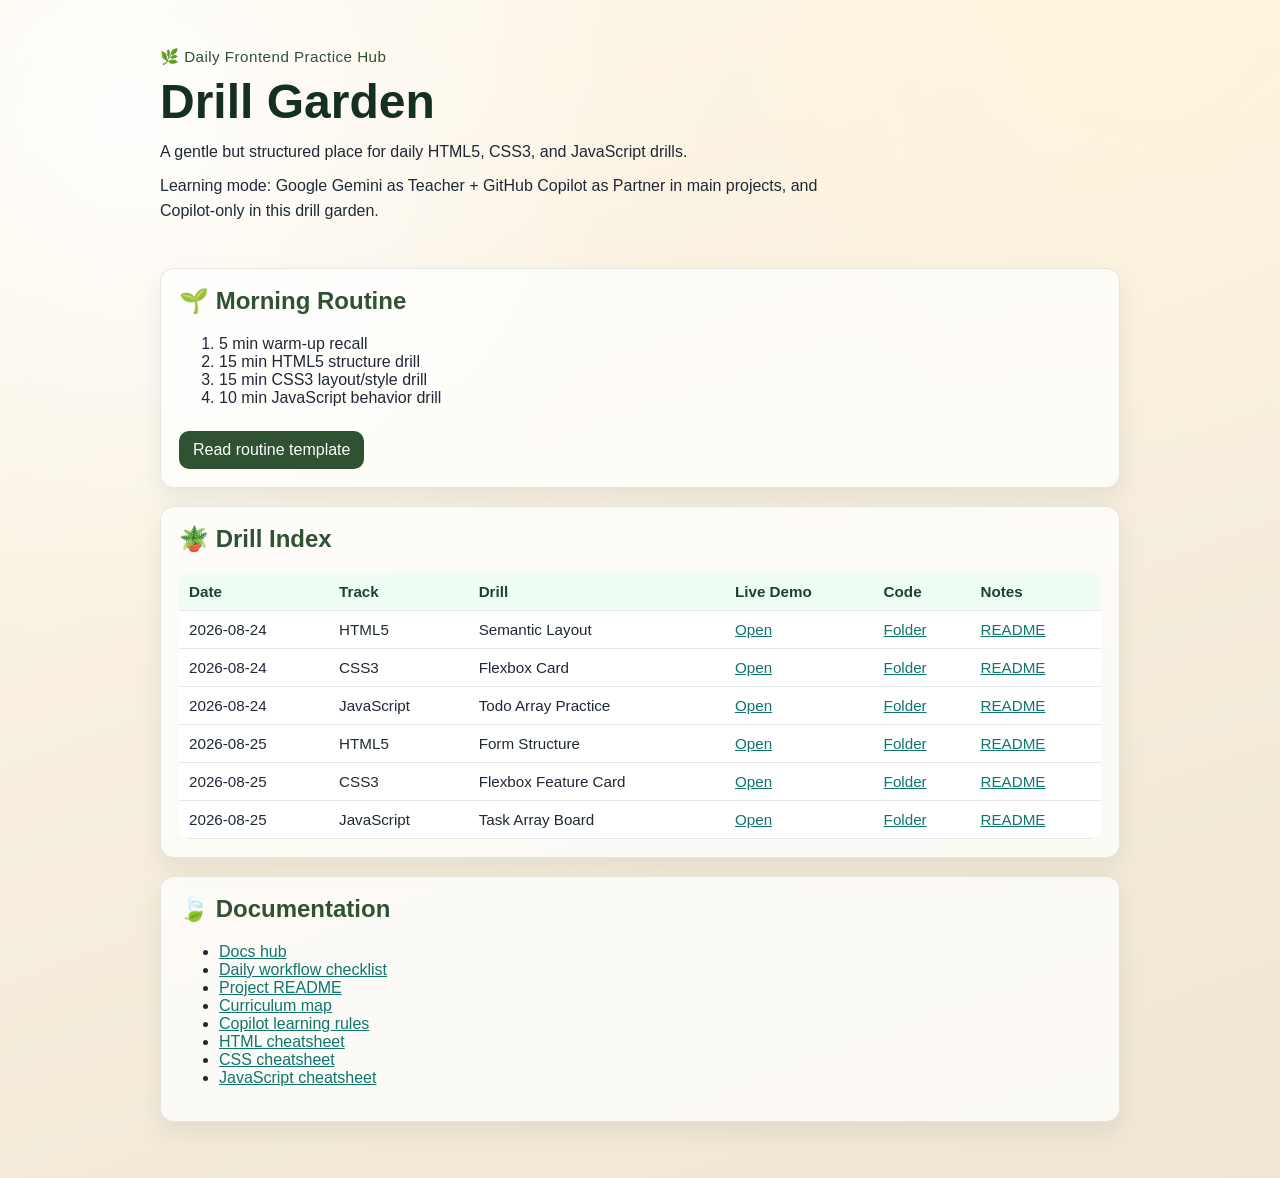
<file: index.html>
<!doctype html>
<html lang="en">
  <head>
    <meta charset="UTF-8" />
    <meta name="viewport" content="width=device-width, initial-scale=1.0" />
    <title>Drill Garden</title>
    <link rel="stylesheet" href="assets/styles.css" />
  </head>
  <body>
    <header class="hero">
      <p class="kicker">🌿 Daily Frontend Practice Hub</p>
      <h1>Drill Garden</h1>
      <p class="subtitle">
        A gentle but structured place for daily HTML5, CSS3, and JavaScript
        drills.
      </p>
      <p class="meta">
        Learning mode: Google Gemini as Teacher + GitHub Copilot as Partner in
        main projects, and Copilot-only in this drill garden.
      </p>
    </header>

    <main class="layout">
      <section class="panel">
        <h2>🌱 Morning Routine</h2>
        <ol>
          <li>5 min warm-up recall</li>
          <li>15 min HTML5 structure drill</li>
          <li>15 min CSS3 layout/style drill</li>
          <li>10 min JavaScript behavior drill</li>
        </ol>
        <a class="btn" href="docs/routine-template.md">Read routine template</a>
      </section>

      <section class="panel">
        <h2>🪴 Drill Index</h2>
        <table>
          <thead>
            <tr>
              <th>Date</th>
              <th>Track</th>
              <th>Drill</th>
              <th>Live Demo</th>
              <th>Code</th>
              <th>Notes</th>
            </tr>
          </thead>
          <tbody>
            <tr>
              <td>2026-08-24</td>
              <td>HTML5</td>
              <td>Semantic Layout</td>
              <td>
                <a href="drills/2026-08-24/html/semantic-layout/index.html"
                  >Open</a
                >
              </td>
              <td>
                <a href="drills/2026-08-24/html/semantic-layout/">Folder</a>
              </td>
              <td>
                <a href="drills/2026-08-24/html/semantic-layout/README.md"
                  >README</a
                >
              </td>
            </tr>
            <tr>
              <td>2026-08-24</td>
              <td>CSS3</td>
              <td>Flexbox Card</td>
              <td>
                <a href="drills/2026-08-24/css/flexbox-card/index.html">Open</a>
              </td>
              <td><a href="drills/2026-08-24/css/flexbox-card/">Folder</a></td>
              <td>
                <a href="drills/2026-08-24/css/flexbox-card/README.md"
                  >README</a
                >
              </td>
            </tr>
            <tr>
              <td>2026-08-24</td>
              <td>JavaScript</td>
              <td>Todo Array Practice</td>
              <td>
                <a href="drills/2026-08-24/js/todo-array-practice/index.html"
                  >Open</a
                >
              </td>
              <td>
                <a href="drills/2026-08-24/js/todo-array-practice/">Folder</a>
              </td>
              <td>
                <a href="drills/2026-08-24/js/todo-array-practice/README.md"
                  >README</a
                >
              </td>
            </tr>
            <tr>
              <td>2026-08-25</td>
              <td>HTML5</td>
              <td>Form Structure</td>
              <td>
                <a href="drills/2026-08-25/html/form-structure/index.html"
                  >Open</a
                >
              </td>
              <td>
                <a href="drills/2026-08-25/html/form-structure/">Folder</a>
              </td>
              <td>
                <a href="drills/2026-08-25/html/form-structure/README.md"
                  >README</a
                >
              </td>
            </tr>
            <tr>
              <td>2026-08-25</td>
              <td>CSS3</td>
              <td>Flexbox Feature Card</td>
              <td>
                <a href="drills/2026-08-25/css/flexbox-feature-card/index.html"
                  >Open</a
                >
              </td>
              <td>
                <a href="drills/2026-08-25/css/flexbox-feature-card/">Folder</a>
              </td>
              <td>
                <a href="drills/2026-08-25/css/flexbox-feature-card/README.md"
                  >README</a
                >
              </td>
            </tr>
            <tr>
              <td>2026-08-25</td>
              <td>JavaScript</td>
              <td>Task Array Board</td>
              <td>
                <a href="drills/2026-08-25/js/task-array-board/index.html"
                  >Open</a
                >
              </td>
              <td>
                <a href="drills/2026-08-25/js/task-array-board/">Folder</a>
              </td>
              <td>
                <a href="drills/2026-08-25/js/task-array-board/README.md"
                  >README</a
                >
              </td>
            </tr>
          </tbody>
        </table>
      </section>

      <section class="panel">
        <h2>🍃 Documentation</h2>
        <ul>
          <li><a href="docs/index.html">Docs hub</a></li>
          <li>
            <a href="docs/daily-workflow-checklist.md"
              >Daily workflow checklist</a
            >
          </li>
          <li><a href="README.md">Project README</a></li>
          <li><a href="docs/curriculum-map.md">Curriculum map</a></li>
          <li>
            <a href="docs/copilot-learning-rules.md">Copilot learning rules</a>
          </li>
          <li><a href="docs/syntax-cheatsheets/html.md">HTML cheatsheet</a></li>
          <li><a href="docs/syntax-cheatsheets/css.md">CSS cheatsheet</a></li>
          <li>
            <a href="docs/syntax-cheatsheets/javascript.md"
              >JavaScript cheatsheet</a
            >
          </li>
        </ul>
      </section>
    </main>
  </body>
</html>
</file>
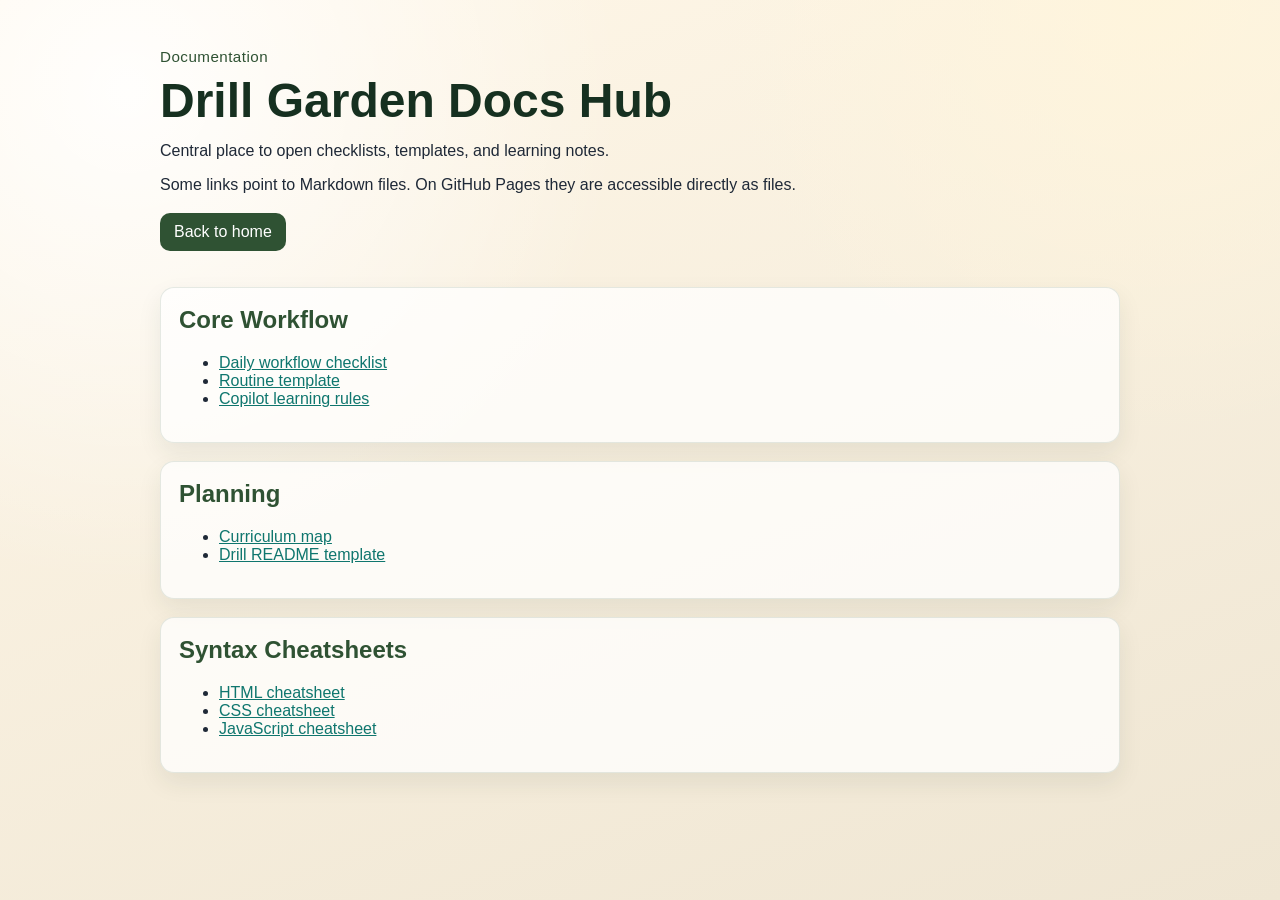
<file: docs/index.html>
<!doctype html>
<html lang="en">
  <head>
    <meta charset="UTF-8" />
    <meta name="viewport" content="width=device-width, initial-scale=1.0" />
    <title>Drill Garden Docs Hub</title>
    <link rel="stylesheet" href="../assets/styles.css" />
  </head>
  <body>
    <header class="hero">
      <p class="kicker">Documentation</p>
      <h1>Drill Garden Docs Hub</h1>
      <p class="subtitle">
        Central place to open checklists, templates, and learning notes.
      </p>
      <p class="meta">
        Some links point to Markdown files. On GitHub Pages they are accessible
        directly as files.
      </p>
      <a class="btn" href="../index.html">Back to home</a>
    </header>

    <main class="layout">
      <section class="panel">
        <h2>Core Workflow</h2>
        <ul>
          <li>
            <a href="daily-workflow-checklist.md">Daily workflow checklist</a>
          </li>
          <li><a href="routine-template.md">Routine template</a></li>
          <li>
            <a href="copilot-learning-rules.md">Copilot learning rules</a>
          </li>
        </ul>
      </section>

      <section class="panel">
        <h2>Planning</h2>
        <ul>
          <li><a href="curriculum-map.md">Curriculum map</a></li>
          <li><a href="drill-readme-template.md">Drill README template</a></li>
        </ul>
      </section>

      <section class="panel">
        <h2>Syntax Cheatsheets</h2>
        <ul>
          <li><a href="syntax-cheatsheets/html.md">HTML cheatsheet</a></li>
          <li><a href="syntax-cheatsheets/css.md">CSS cheatsheet</a></li>
          <li>
            <a href="syntax-cheatsheets/javascript.md">JavaScript cheatsheet</a>
          </li>
        </ul>
      </section>
    </main>
  </body>
</html>
</file>
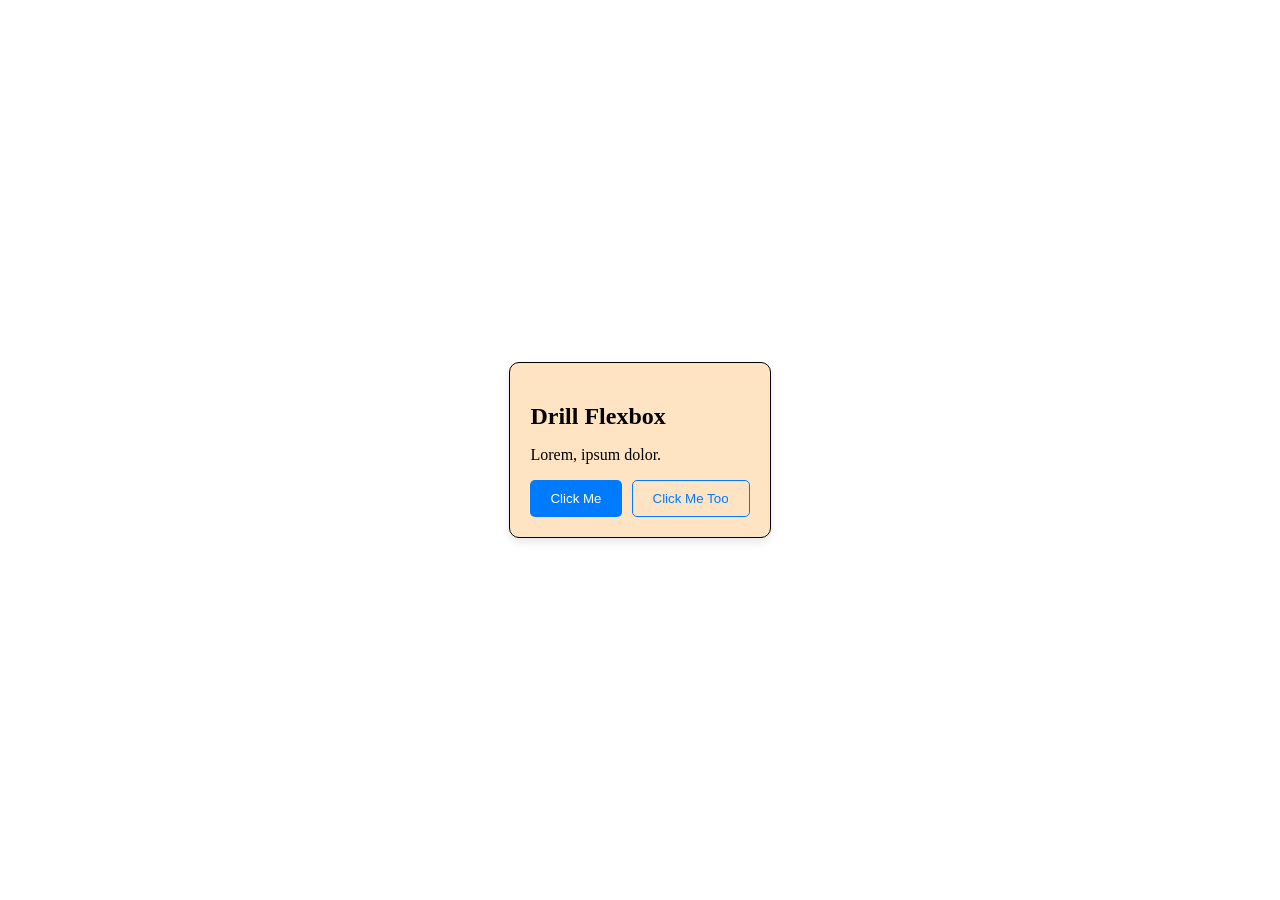
<file: drills/2026-08-24/css/flexbox-card/index.html>
<!doctype html>
<html lang="en">
  <head>
    <meta charset="UTF-8" />
    <meta name="viewport" content="width=device-width, initial-scale=1.0" />
    <title>Flexbox Card Drill</title>
    <link rel="stylesheet" href="style.css" />
  </head>
  <body>
    <main>
      <article class="card">
        <h1>Drill Flexbox</h1>
        <p>Lorem, ipsum dolor.</p>
        <div class="actions">
          <button>Click Me</button>
          <button class="ghost">Click Me Too</button>
        </div>
      </article>
    </main>
  </body>
</html>
</file>
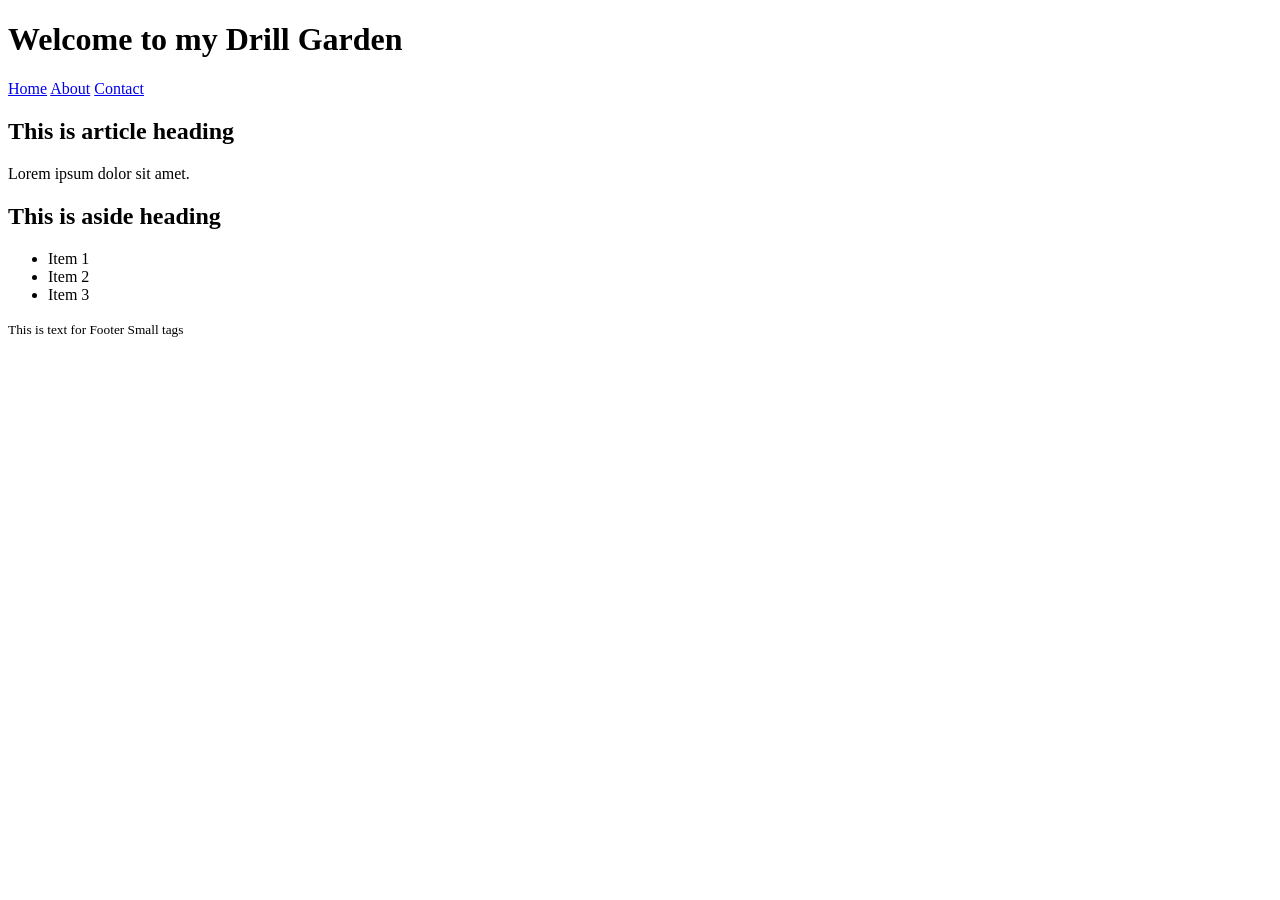
<file: drills/2026-08-24/html/semantic-layout/index.html>
<!doctype html>
<html lang="en">
  <head>
    <meta charset="UTF-8" />
    <meta name="viewport" content="width=device-width, initial-scale=1.0" />
    <title>Semantic Layout Drill</title>
    <link rel="stylesheet" href="style.css" />
  </head>
  <body>
    <header>
      <h1>Welcome to my Drill Garden</h1>
      <nav>
        <a href="#">Home</a>
        <a href="#">About</a>
        <a href="#">Contact</a>
      </nav>
    </header>
    <main>
      <section>
        <article>
          <h2>This is article heading</h2>
          <p>Lorem ipsum dolor sit amet.</p>
        </article>
      </section>
      <aside>
        <h2>This is aside heading</h2>
        <ul>
          <li>Item 1</li>
          <li>Item 2</li>
          <li>Item 3</li>
        </ul>
      </aside>
    </main>
    <footer>
      <small>This is text for Footer Small tags</small>
    </footer>
  </body>
</html>
</file>
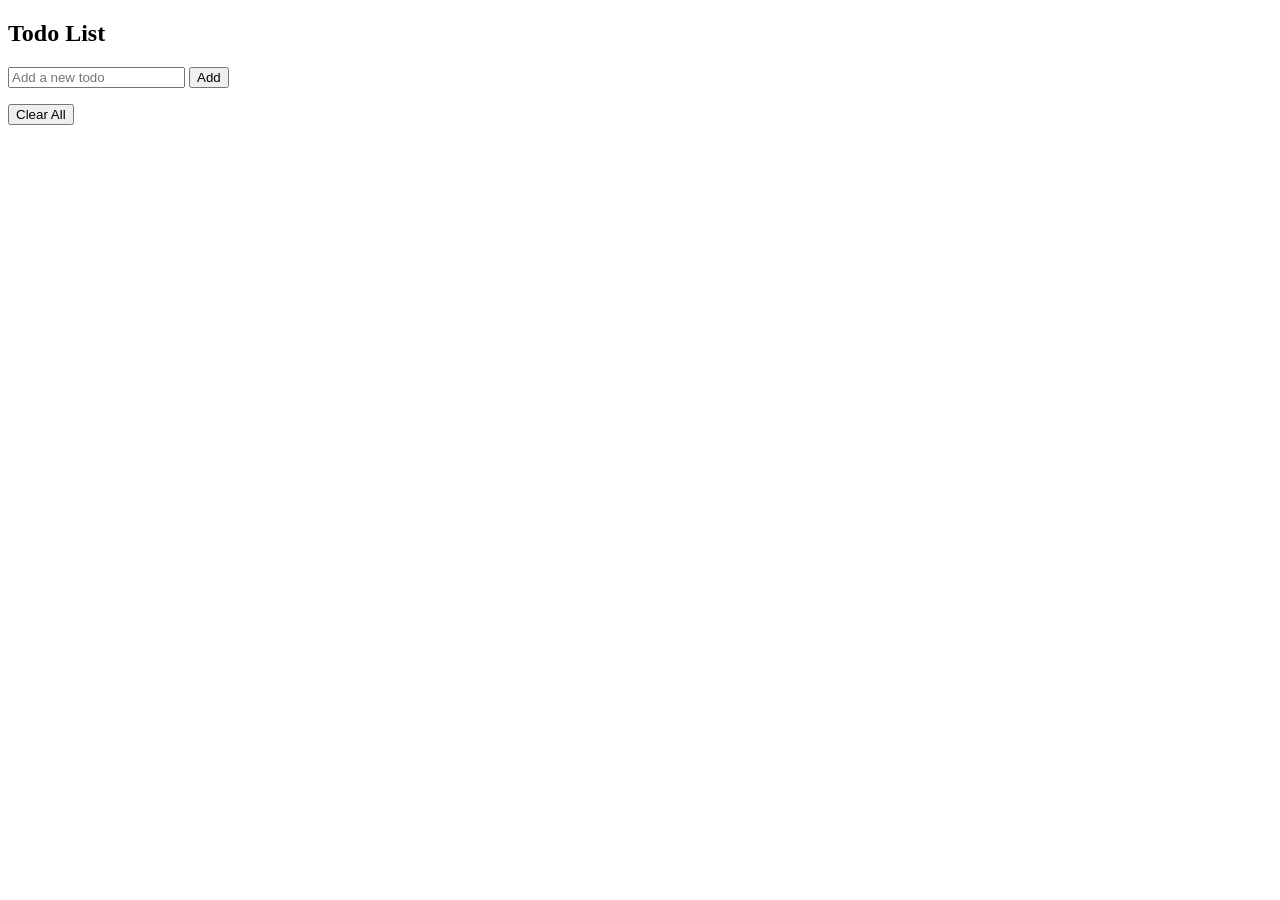
<file: drills/2026-08-24/js/todo-array-practice/index.html>
<!doctype html>
<html lang="en">
  <head>
    <meta charset="UTF-8" />
    <meta name="viewport" content="width=device-width, initial-scale=1.0" />
    <title>Todo Array Practice</title>
    <link rel="stylesheet" href="style.css" />
  </head>
  <body>
    <main class="layout">
      <section class="panel">
        <h2>Todo List</h2>

        <input type="text" id="todo-input" placeholder="Add a new todo" />

        <button id="add-todo">Add</button>

        <ul id="todo-list"></ul>
        <button id="clear-todos">Clear All</button>
      </section>
    </main>
    <script src="script.js"></script>
  </body>
</html>
</file>
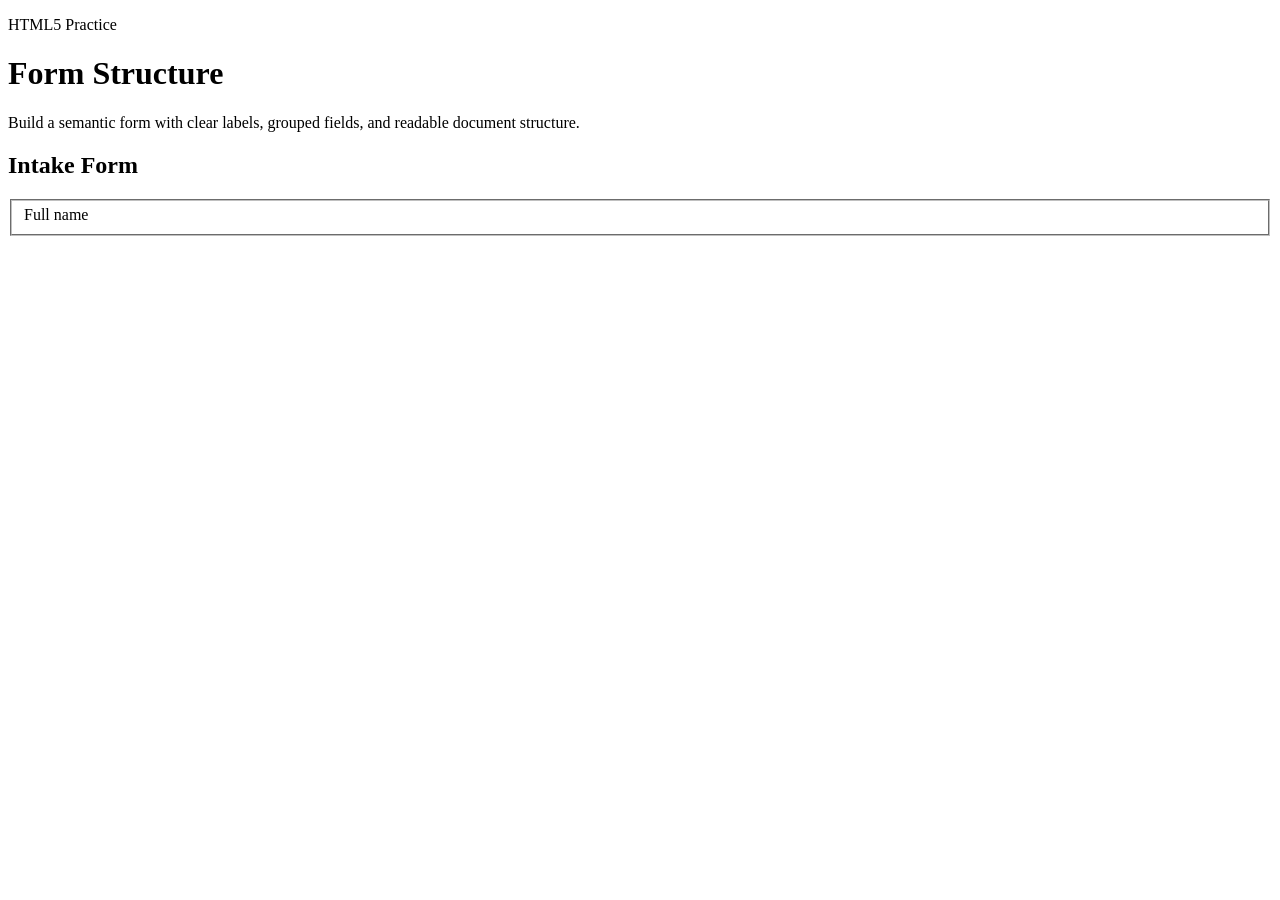
<file: drills/2026-08-25/html/form-structure/index.html>
<!doctype html>
<html lang="en">
  <head>
    <meta charset="UTF-8" />
    <meta name="viewport" content="width=device-width, initial-scale=1.0" />
    <title>Form Structure Drill</title>
    <link rel="stylesheet" href="style.css" />
  </head>
  <body>
    <header class="masthead">
      <p class="eyebrow">HTML5 Practice</p>
      <h1>Form Structure</h1>
      <p class="intro">
        Build a semantic form with clear labels, grouped fields, and readable
        document structure.
      </p>
    </header>

    <main class="layout">
      <section class="panel">
        <h2>Intake Form</h2>
        <form>
          <fieldset>
            <body></body>
            <label for="full-name">Full name</label>
          </fieldset>
        </form>
      </section>
    </main>
  </body>
</html>
</file>
<file: assets/styles.css>
:root {
  --leaf-900: #163020;
  --leaf-700: #2f5233;
  --leaf-500: #5d8736;
  --leaf-300: #a6c48a;
  --soil-200: #efe6d3;
  --sun-100: #fff7e8;
  --accent: #d97742;
  --ink: #1f2937;
}

* {
  box-sizing: border-box;
}

body {
  margin: 0;
  font-family: "Trebuchet MS", "Segoe UI", sans-serif;
  color: var(--ink);
  background:
    radial-gradient(
      circle at 10% 10%,
      rgba(255, 255, 255, 0.9) 0%,
      transparent 35%
    ),
    radial-gradient(
      circle at 90% 0%,
      rgba(255, 245, 220, 0.9) 0%,
      transparent 30%
    ),
    linear-gradient(160deg, var(--sun-100), var(--soil-200));
  min-height: 100vh;
}

.hero {
  max-width: 1000px;
  margin: 0 auto;
  padding: 48px 20px 24px;
}

.kicker {
  margin: 0;
  font-size: 0.95rem;
  color: var(--leaf-700);
  letter-spacing: 0.03em;
}

h1 {
  margin: 8px 0 10px;
  font-size: clamp(2rem, 4vw, 3rem);
  color: var(--leaf-900);
}

.subtitle,
.meta {
  margin: 0 0 8px;
  max-width: 75ch;
  line-height: 1.6;
}

.layout {
  max-width: 1000px;
  margin: 0 auto;
  padding: 12px 20px 56px;
  display: grid;
  gap: 18px;
}

.panel {
  background: rgba(255, 255, 255, 0.75);
  border: 1px solid rgba(47, 82, 51, 0.12);
  border-radius: 14px;
  padding: 18px;
  box-shadow: 0 10px 25px rgba(22, 48, 32, 0.08);
}

h2 {
  margin-top: 0;
  color: var(--leaf-700);
}

.btn {
  display: inline-block;
  margin-top: 8px;
  padding: 10px 14px;
  border-radius: 10px;
  background: var(--leaf-700);
  color: #fff;
  text-decoration: none;
}

.btn:hover {
  background: var(--leaf-900);
}

table {
  width: 100%;
  border-collapse: collapse;
  background: #fff;
  border-radius: 10px;
  overflow: hidden;
}

th,
td {
  border-bottom: 1px solid #e5e7eb;
  padding: 10px;
  text-align: left;
  font-size: 0.95rem;
}

thead th {
  background: #f0fdf4;
  color: #1b4332;
}

a {
  color: #0f766e;
}

@media (max-width: 820px) {
  table,
  thead,
  tbody,
  th,
  td,
  tr {
    display: block;
  }

  thead {
    display: none;
  }

  tr {
    margin-bottom: 12px;
    border: 1px solid #d1d5db;
    border-radius: 10px;
    background: #fff;
    padding: 8px;
  }

  td {
    border: none;
    padding: 6px;
  }
}
</file>
<file: drills/2026-08-24/css/flexbox-card/style.css>
* {
  box-sizing: border-box;
}

body {
  margin: 0;
  min-height: 100vh;
  display: flex;
  align-items: center;
  justify-content: center;
}

.card {
  padding: 20px;
  max-width: 480px;
  border-radius: 10px;
  border: 1px solid #000;
  box-shadow: 0 4px 8px rgba(0, 0, 0, 0.1);
  background-color: bisque;
}

.actions {
  display: flex;
  flex-direction: row;
  gap: 10px;
}

button {
  padding: 10px 20px;
  border: none;
  border-radius: 5px;
  background-color: #007bff;
  color: #fff;
  cursor: pointer;
}

.ghost {
  background-color: transparent;
  border: 1px solid #007bff;
  color: #007bff;
}

h1 {
  margin-bottom: 8px;
}

p {
  margin-bottom: 16px;
}
</file>
<file: drills/2026-08-24/html/semantic-layout/style.css>
/* Start here. */
</file>
<file: drills/2026-08-24/js/todo-array-practice/style.css>
/* Start here. */
</file>
<file: drills/2026-08-25/html/form-structure/style.css>
/* Start here. */
</file>
